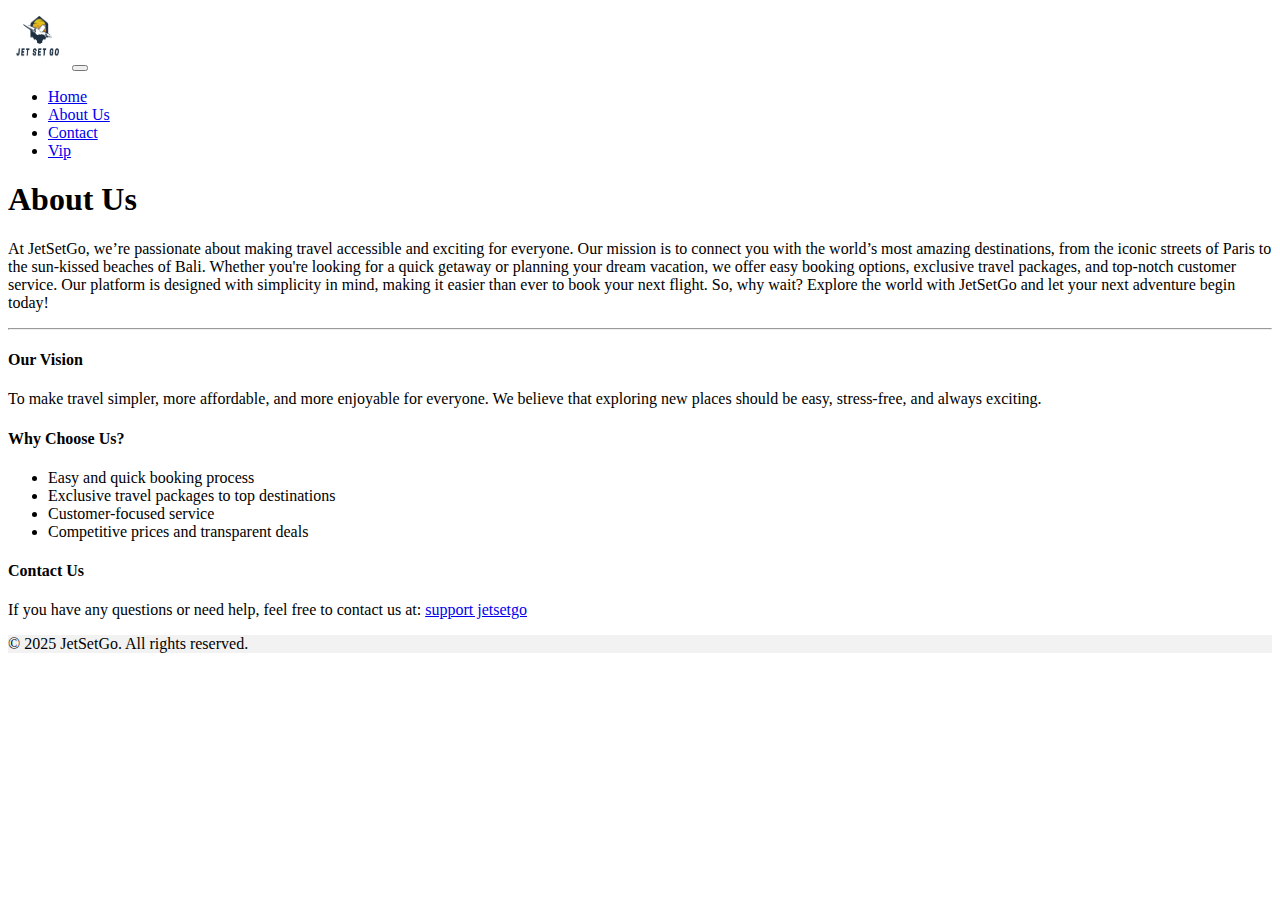
<file: aboutus.html>
<!DOCTYPE html>
<html lang="en">
<head>
    <meta charset="UTF-8">
    <meta name="viewport" content="width=device-width, initial-scale=1.0">
    <link rel="stylesheet" href="aboutus.css">
    <title>About Us - JetSetGo</title>
    <link href="https://cdn.jsdelivr.net/npm/bootstrap@5.3.8/dist/css/bootstrap.min.css" rel="stylesheet" integrity="sha384-sRIl4kxILFvY47J16cr9ZwB07vP4J8+LH7qKQnuqkuIAvNWLzeN8tE5YBujZqJLB" crossorigin="anonymous">
</head>
<body>

    <nav class="navbar navbar-expand-lg bg-body-tertiary">
        <div class="d-flex p-2">
            <img src="images/logo.png" alt="JetSetGo Logo" width="60" height="60">
            <button class="navbar-toggler" type="button" data-bs-toggle="collapse" data-bs-target="#navbarSupportedContent" aria-controls="navbarSupportedContent" aria-expanded="false" aria-label="Toggle navigation">
                <span class="navbar-toggler-icon"></span>
            </button>
            <div class="collapse navbar-collapse" id="navbarSupportedContent">
                <ul class="navbar-nav me-auto mb-2 mb-lg-0">
                    <li class="nav-item">
                        <a class="nav-link" href="index.html">Home</a>
                    </li>
                    <li class="nav-item">
                        <a class="nav-link active" href="aboutus.html">About Us</a>
                    </li>
                    <li class="nav-item">
                        <a class="nav-link" href="contactus.html">Contact</a>
                    </li>
                    <li class="nav-item">
                        <a class="nav-link" href="vip.html">Vip</a>
                    </li>
                </ul>
            </div>
        </div>
    </nav>



    <div>
        <div class="d-flex p-2">
            <div>
                <h1>About Us</h1>
                <p>At JetSetGo, we’re passionate about making travel accessible and exciting for everyone. Our mission is to connect you with the world’s most amazing destinations, from the iconic streets of Paris to the sun-kissed beaches of Bali. Whether you're looking for a quick getaway or planning your dream vacation, we offer easy booking options, exclusive travel packages, and top-notch customer service. Our platform is designed with simplicity in mind, making it easier than ever to book your next flight. So, why wait? Explore the world with JetSetGo and let your next adventure begin today!</p>
            </div>
        </div>
        <hr>

        <div class="d-flex p-2">
            <div>
                <h4>Our Vision</h4>
                <p>To make travel simpler, more affordable, and more enjoyable for everyone. We believe that exploring new places should be easy, stress-free, and always exciting.</p>
            </div>
            <div>
                <h4>Why Choose Us?</h4>
                <ul>
                    <li>Easy and quick booking process</li>
                    <li>Exclusive travel packages to top destinations</li>
                    <li>Customer-focused service</li>
                    <li>Competitive prices and transparent deals</li>
                </ul>
            </div>
            <div>
                <h4>Contact Us</h4>
                <p>If you have any questions or need help, feel free to contact us at: <a href="contactus.html">support jetsetgo</a></p>
            </div>
        </div>
    </div>



    <footer class="bg-body-tertiary text-center">
        <div class="text-center p-3" style="background-color: rgba(0, 0, 0, 0.05);">
            © 2025 JetSetGo. All rights reserved.
        </div>
    </footer>

    <script src="main.js"></script>
    <script src="https://cdn.jsdelivr.net/npm/@popperjs/core@2.11.8/dist/umd/popper.min.js" integrity="sha384-I7E8VVD/ismYTF4hNIPjVp/Zjvgyol6VFvRkX/vR+Vc4jQkC+hVqc2pM8ODewa9r" crossorigin="anonymous"></script>
    <script src="https://cdn.jsdelivr.net/npm/bootstrap@5.3.8/dist/js/bootstrap.min.js" integrity="sha384-G/EV+4j2dNv+tEPo3++6LCgdCROaejBqfUeNjuKAiuXbjrxilcCdDz6ZAVfHWe1Y" crossorigin="anonymous"></script>
</body>
</html>
</file>
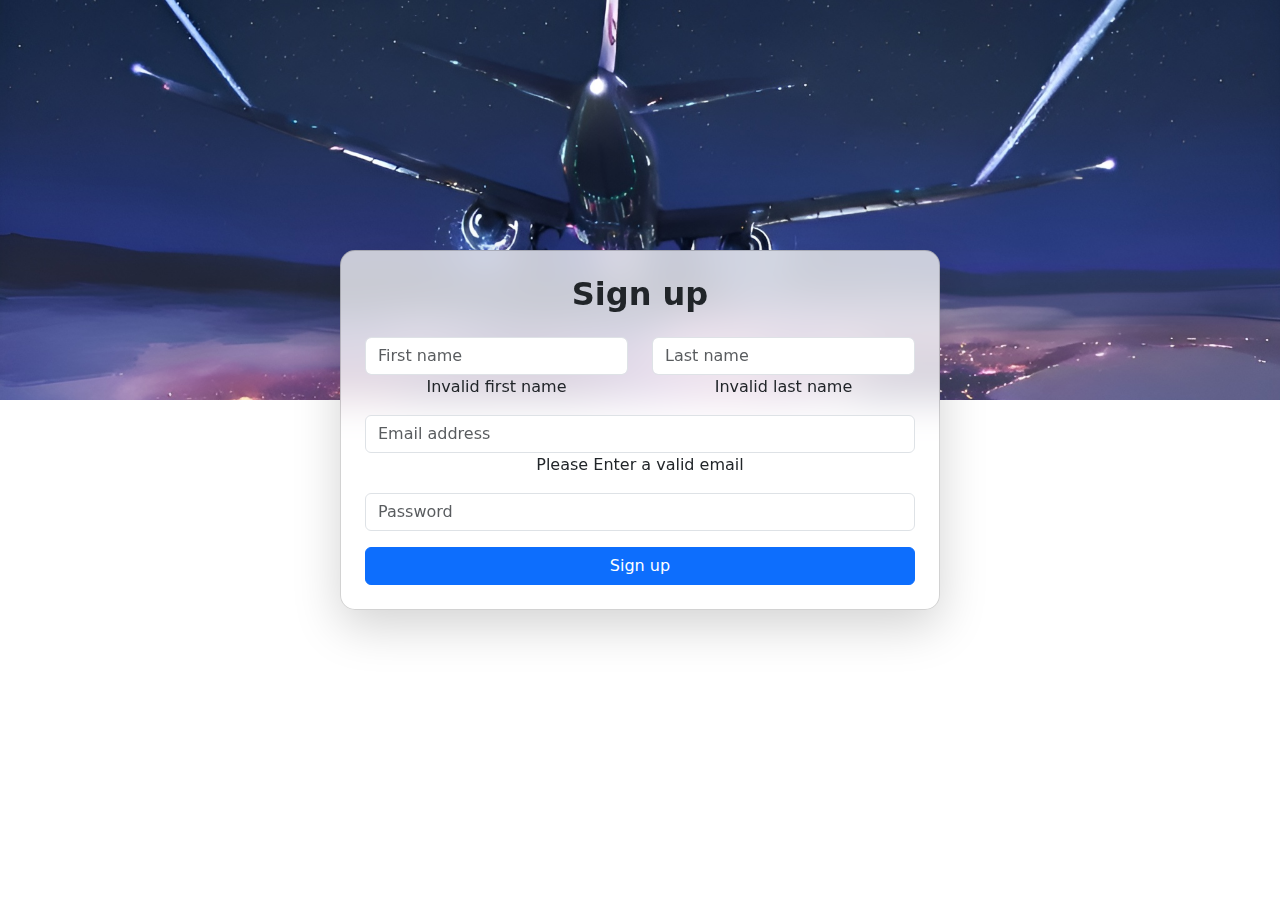
<file: login.html>
<!DOCTYPE html>
<html lang="en">
<head>
    <meta charset="UTF-8">
    <meta name="viewport" content="width=device-width, initial-scale=1.0">
    <title>Login Page</title>

    <link href="https://cdn.jsdelivr.net/npm/bootstrap@5.3.8/dist/css/bootstrap.min.css" rel="stylesheet">
    <link rel="stylesheet" href="loginstyle.css">

    <style>
        .hero-bg {
            background-image: url('images/planebg2.jpg');
            background-size: cover;
            background-position: center;
            height: 400px;
        }


        .form-card {
            margin-top: -150px;
            border-radius: 15px;
            backdrop-filter: blur(20px);
            background: rgba(255, 255, 255, 0.75);
        }
    </style>
</head>

<body>

<section class="text-center">

    <!-- Background -->
    <div class="hero-bg w-100"></div>

    <!-- Form Card -->
    <div class="container">
        <div class="card form-card mx-auto shadow-lg p-4" style="max-width: 600px;">
            <h2 class="fw-bold mb-4">Sign up</h2>

            <form onsubmit="return validation();" method="POST">
                <div class="row">
                    <div class="col-md-6 mb-3">
                        <input type="text" class="form-control" placeholder="First name" id="firstName">
                        <span id="firstName_error">Invalid first name</span>
                    </div>
                    <div class="col-md-6 mb-3">
                        <input type="text" class="form-control" placeholder="Last name" id="lastName">
                        <span id="lastName_error">Invalid last name</span>
                    </div>
                </div>

                <div class="mb-3">
                    <input type="email" class="form-control" placeholder="Email address" id="email">
                    <span id="email_error">Please Enter a valid email</span>
                </div>

                <div class="mb-3">
                    <input type="password" class="form-control" placeholder="Password">
                </div>

                <button class="btn btn-primary w-100">
                    Sign up
                </button>
            </form>
        </div>
    </div>

</section>




<script src="login.js"></script>
<script src="https://cdn.jsdelivr.net/npm/bootstrap@5.3.8/dist/js/bootstrap.bundle.min.js"></script>

</body>
</html>
</file>
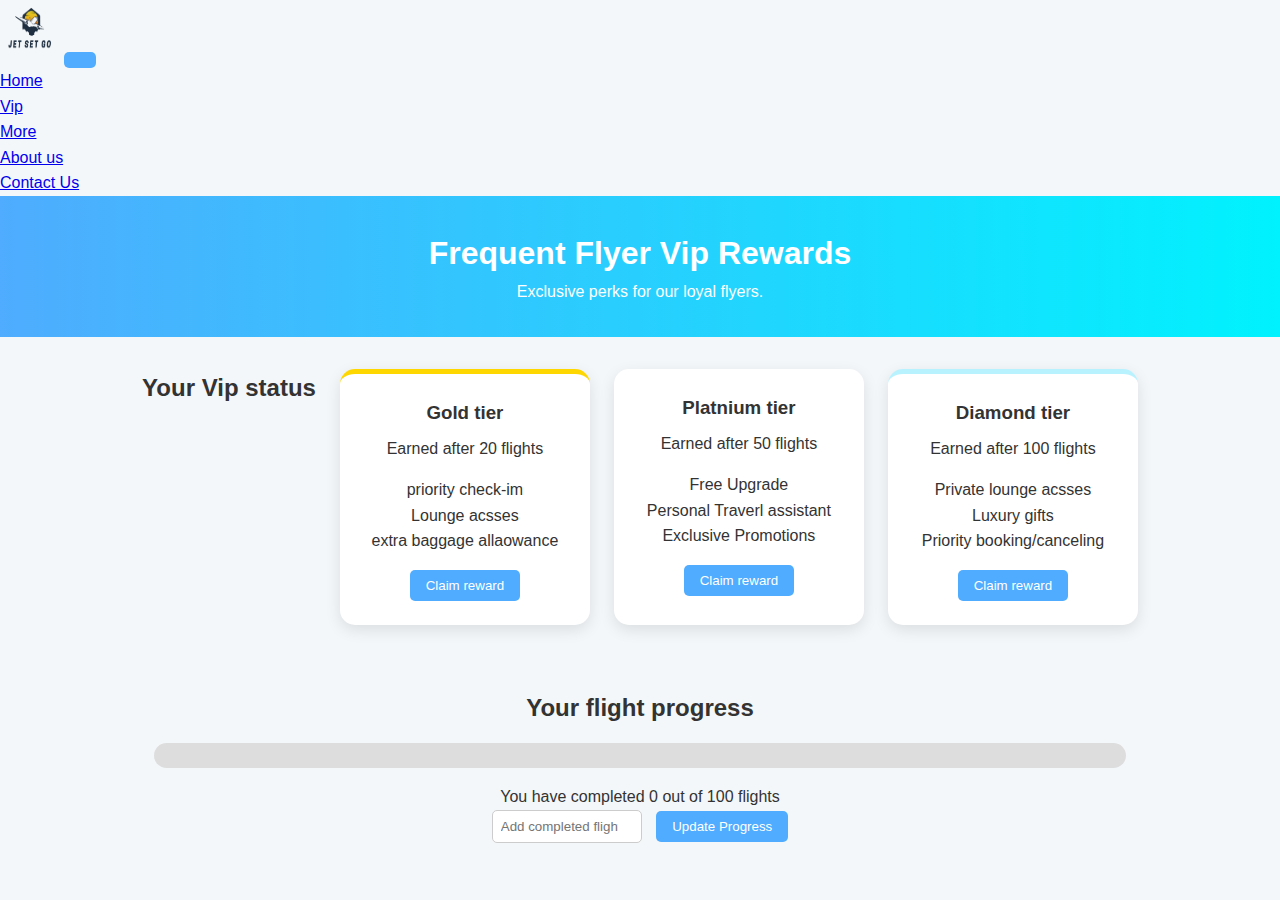
<file: vip.html>
<!DOCTYPE html>
<html lang="en">
<head>
    <meta charset="UTF-8">
    <meta name="viewport" content="width=device-width, initial-scale=1.0">
    <title>Vip</title>
    <link href="https://cdn.jsdelivr.net/npm/bootstrap@5.3.8/dist/css/bootstrap.min.css" rel="stylesheet" integrity="sha384-sRIl4kxILFvY47J16cr9ZwB07vP4J8+LH7qKQnuqkuIAvNWLzeN8tE5YBujZqJLB" crossorigin="anonymous">
    <link rel="stylesheet" href="vip.css">
</head>
<body>
    <nav class="navbar navbar-expand-lg bg-body-tertiary">
  <div class="container-fluid">
    
   <img src="images/logo.png" alt="Bootstrap" width="60" height="60">
   
    <button class="navbar-toggler" type="button" data-bs-toggle="collapse" data-bs-target="#navbarSupportedContent" aria-controls="navbarSupportedContent" aria-expanded="false" aria-label="Toggle navigation">
      <span class="navbar-toggler-icon"></span>
    </button>
    <div class="collapse navbar-collapse" id="navbarSupportedContent">
      <ul class="navbar-nav me-auto mb-2 mb-lg-0">
        <li class="nav-item">
          <a class="nav-link active" aria-current="page" href="index.html">Home</a>
        </li>
        <li class="nav-item">
         <a class="nav-link active" aria-current="page" href="vip.html">Vip</a>
        </li>
        <li class="nav-item dropdown">
          <a class="nav-link dropdown-toggle" href="#" role="button" data-bs-toggle="dropdown" aria-expanded="false">
            More
          </a>
          <ul class="dropdown-menu">
            <li><a class="dropdown-item" href="aboutus.html">About us</a></li>
            <li><a class="dropdown-item" href="contactus.html">Contact Us</a></li>
          </ul>
        </li>
      </ul>
      
    </div>
  </div>
</nav>
  <header>
    <h1>Frequent Flyer Vip Rewards</h1>
    <p>Exclusive perks for our loyal flyers.</p>

  </header> 
  
  <section class="vip-tiers">
    <h2>Your Vip status</h2>
    <div class="tier-card gold">
      <h3>Gold tier</h3>
      <p>Earned after 20 flights</p>
      <ul>
        <li>priority check-im</li>
        <li>Lounge acsses</li>
        <li>extra baggage allaowance</li>
      </ul>
      <button onclick="claimReward('Gold')">Claim reward </button>
      </div>

<div class="tier-card platnium">
      <h3>Platnium tier</h3>
      <p>Earned after 50 flights</p>
      <ul>
        <li>Free Upgrade</li>
        <li>Personal Traverl assistant</li>
        <li>Exclusive Promotions</li>
      </ul>
      <button onclick="claimReward('Platnium')">Claim reward </button>
      </div>
<div class="tier-card  diamond">
      <h3>Diamond tier</h3>
      <p>Earned after 100 flights</p>
      <ul>
        <li>Private lounge acsses</li>
        <li>Luxury gifts</li>
        <li>Priority booking/canceling</li>
      </ul>
      <button onclick="claimReward('Diamond')">Claim reward </button>
      </div>
  </section>

  <section class="progress">
    <h2>Your flight progress</h2>
    <div class="progress-bar-container">
      <div class="progress-bar" id="progressBar"></div>
    </div>
    <p id="progressText">You have completed 0 out of 100 flights</p>
    <input type="number" id="flightsInput" placeholder="Add completed flights">
    <button onclick="updateProgress()">Update Progress</button>
  </section>

      
<script src="https://cdn.jsdelivr.net/npm/bootstrap@5.3.8/dist/js/bootstrap.min.js" integrity="sha384-G/EV+4j2dNv+tEPo3++6LCgdCROaejBqfUeNjuKAiuXbjrxilcCdDz6ZAVfHWe1Y" crossorigin="anonymous"></script>
<script src="vip.js"></script>

</body>
</html>
</file>
<file: aboutus.css>
.slide img{
    width: 100%;
    height: 600px;
}

.center {
  position: absolute;
  top: 20%;
  left: 50%;
  transform: translate(-50%, -50%);
  font-size: 50px;
  font-family: fantasy;
  color: white;

}

.centerButton{
    position: absolute;
  top: 28%;
  left: 50%;
  transform: translate(-50%, -50%);
}


.centerButton {
  padding: 16px;
  background-color: #7ac3ff;
  color: white;
  border-radius: 12px;
  box-shadow:0 8px 16px 0 rgba(0,0,0,0.6);
  width: 200px;
}

.card-container {
  display: flex;
  flex-wrap: nowrap;  
  gap: 20px;          
  overflow-x: auto;   
  padding: 10px;
}
</file>
<file: loginstyle.css>
.hero-bg {
    background-image: url('images/planebg2.jpg');
    background-size: cover;
    background-position: center;
    height: 400px;
}

.form-card {
    margin-top: -150px;
    border-radius: 15px;
    backdrop-filter: blur(20px);
    background: rgba(255, 255, 255, 0.75);
}
</file>
<file: vip.css>
* {
  box-sizing: border-box;
  margin: 0;
  padding: 0;
  font-family: 'Arial', sans-serif;
}

body {
  background: #f4f7f9;
  color: #333;
  line-height: 1.6;
}

header {
  text-align: center;
  padding: 2rem;
  background: linear-gradient(90deg, #4facfe, #00f2fe);
  color: white;
}

.vip-tiers {
  display: flex;
  justify-content: center;
  gap: 1.5rem;
  flex-wrap: wrap;
  padding: 2rem;
}

.tier-card {
  background: white;
  border-radius: 15px;
  box-shadow: 0 5px 15px rgba(0,0,0,0.1);
  padding: 1.5rem;
  width: 250px;
  text-align: center;
  transition: transform 0.3s ease;
}

.tier-card:hover {
  transform: translateY(-10px);
}

.gold { border-top: 5px solid gold; }
.platinum { border-top: 5px solid silver; }
.diamond { border-top: 5px solid #b9f2ff; }

.tier-card h3 {
  margin-bottom: 0.5rem;
}

.tier-card ul {
  list-style: none;
  margin: 1rem 0;
}

.tier-card button {
  padding: 0.5rem 1rem;
  border: none;
  background: #4facfe;
  color: white;
  border-radius: 5px;
  cursor: pointer;
  transition: background 0.3s ease;
}

.tier-card button:hover {
  background: #00f2fe;
}

.progress {
  text-align: center;
  padding: 2rem;
}

.progress-bar-container {
  width: 80%;
  margin: 1rem auto;
  background: #ddd;
  border-radius: 20px;
  overflow: hidden;
}

.progress-bar {
  height: 25px;
  width: 0%;
  background: linear-gradient(90deg, #4facfe, #00f2fe);
  border-radius: 20px;
  transition: width 0.5s ease;
}

input[type="number"] {
  padding: 0.5rem;
  width: 150px;
  margin-right: 10px;
  border-radius: 5px;
  border: 1px solid #ccc;
}

button {
  padding: 0.5rem 1rem;
  border: none;
  border-radius: 5px;
  cursor: pointer;
  background: #4facfe;
  color: white;
}

button:hover {
  background: #00f2fe;
}

footer {
  text-align: center;
  padding: 1rem;
  background: #222;
  color: white;
}
</file>
